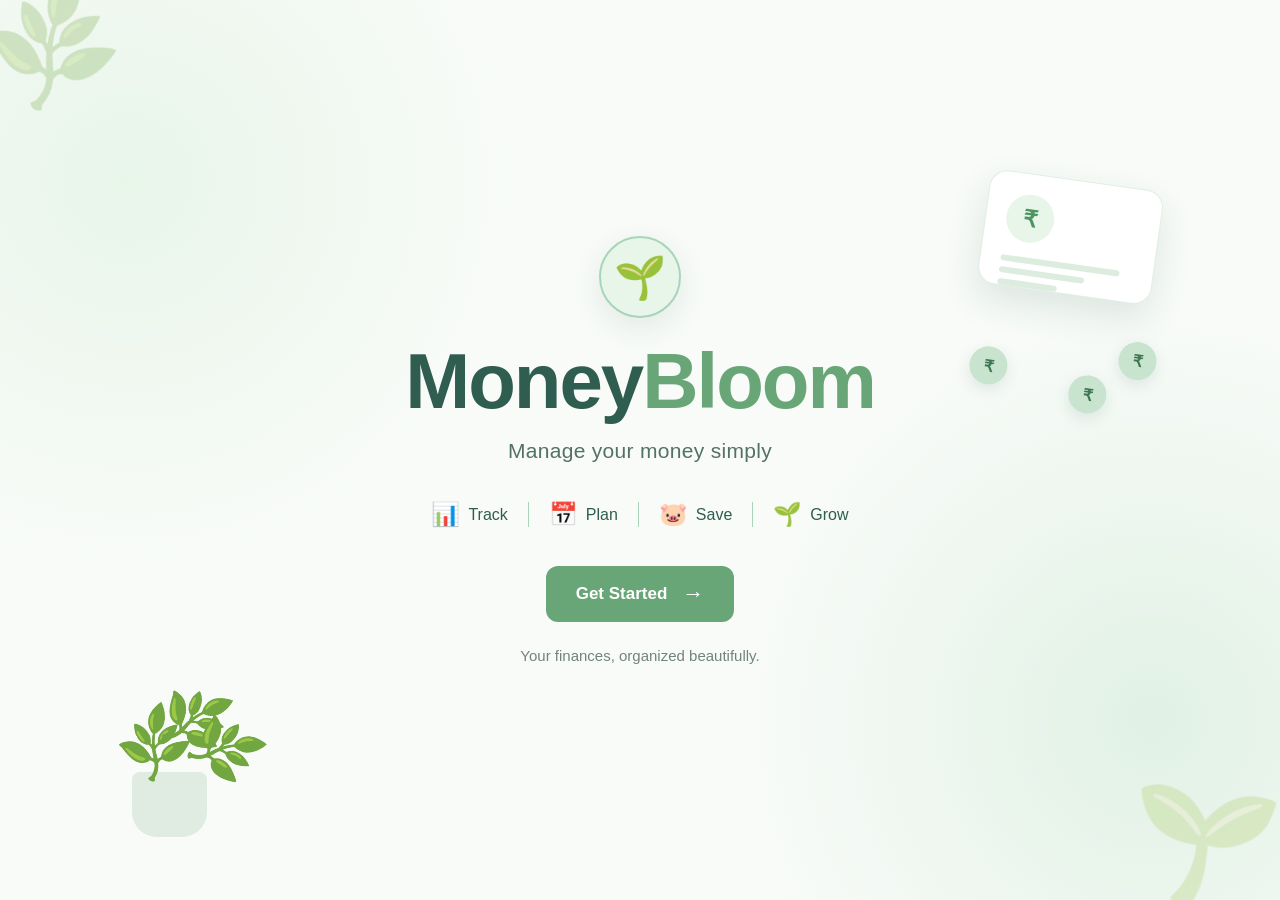
<file: index.html>
<!DOCTYPE html>
<html lang="en">
<head>
    <meta name="google-site-verification" content="Vst8ueUi3nA_wctRfYmHjkjSzG8Ng0qUqyS_VzWKURs" />
    <meta charset="UTF-8">
    <meta name="viewport" content="width=device-width, initial-scale=1.0">

    <title>MoneyBloom | Manage Your Money Simply</title>

    <link rel="stylesheet" href="css/style.css">
    
</head>

<body>

    <!-- ================= COVER PAGE ================= -->
    <main class="cover-page">

        <!-- Decorative leaves -->
        <div class="leaf-decoration leaf-top-left">🌿</div>
        <div class="leaf-decoration leaf-bottom-right">🌱</div>

        <!-- Left decorative plant -->
        <div class="plant-decoration">
            <div class="plant-pot"></div>
            <div class="plant-leaves">
                <span>🌿</span>
                <span>🌿</span>
                <span>🌿</span>
            </div>
        </div>

        <!-- Main Content -->
        <section class="cover-content">

            <!-- Logo -->
            <div class="logo-icon">
                🌱
            </div>

            <h1>
                Money<span>Bloom</span>
            </h1>

            <p class="tagline">
                Manage your money simply
            </p>

            <div class="features">

                <div class="feature">
                    <span>📊</span>
                    <p>Track</p>
                </div>

                <div class="feature-divider"></div>

                <div class="feature">
                    <span>📅</span>
                    <p>Plan</p>
                </div>

                <div class="feature-divider"></div>

                <div class="feature">
                    <span>🐷</span>
                    <p>Save</p>
                </div>

                <div class="feature-divider"></div>

                <div class="feature">
                    <span>🌱</span>
                    <p>Grow</p>
                </div>

            </div>

            <!-- Get Started -->
            <button class="get-started-btn" onclick="goToLogin()">
                Get Started
                <span>→</span>
            </button>

            <p class="bottom-text">
                Your finances, organized beautifully.
            </p>

        </section>

        <!-- Right decorative finance card -->
        <div class="finance-decoration">

            <div class="finance-card">

                <div class="card-icon">
                    ₹
                </div>

                <div class="card-lines">
                    <span></span>
                    <span></span>
                    <span></span>
                </div>

            </div>

            <div class="small-coin coin-one">₹</div>
            <div class="small-coin coin-two">₹</div>
            <div class="small-coin coin-three">₹</div>

        </div>

    </main>


    <!-- ================= JAVASCRIPT ================= -->
    <script>
        function goToLogin() {
            window.location.href = "login.html";
        }
    </script>

</body>
</html>
</file>
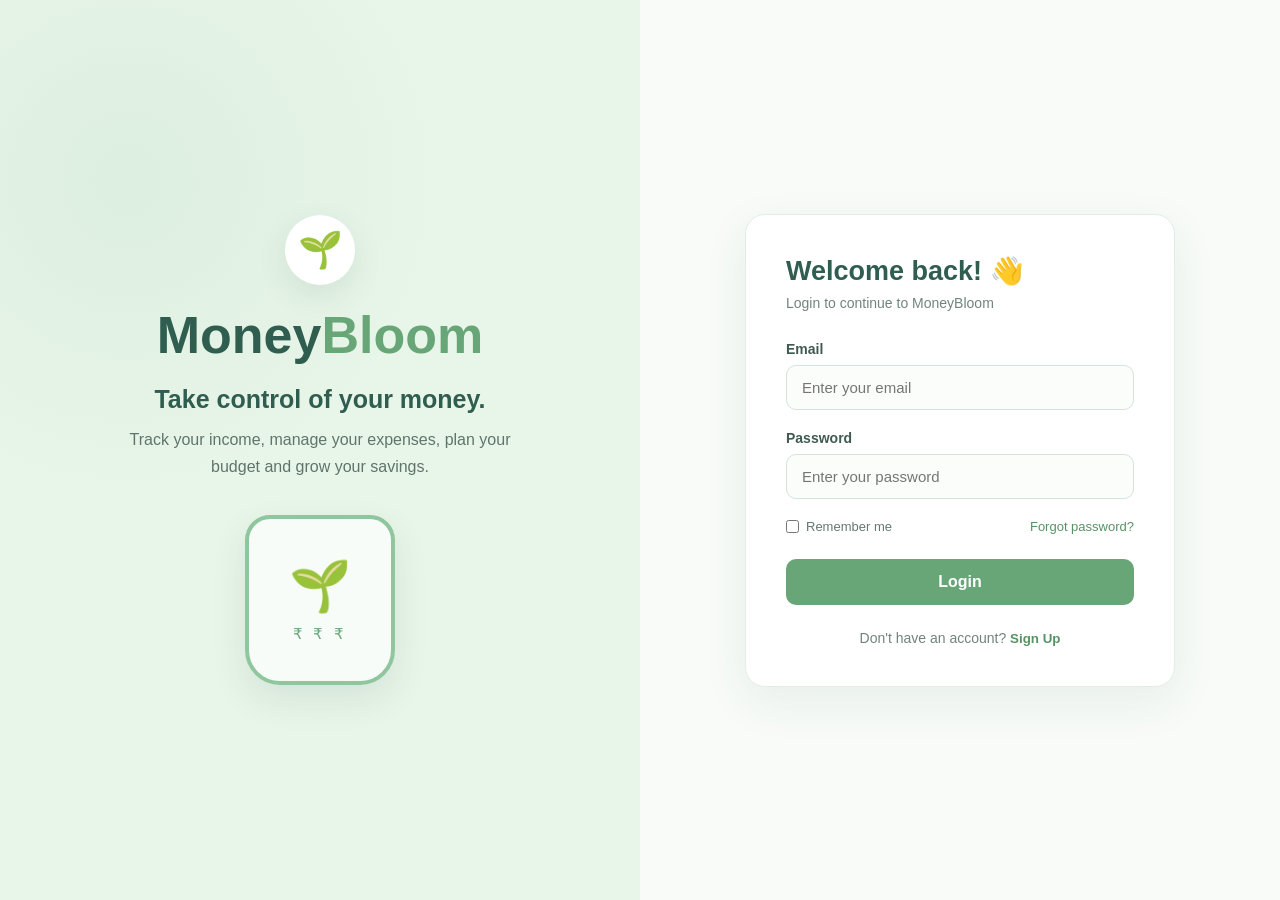
<file: budget-savings.html>
<!DOCTYPE html>
<html lang="en">

<head>

    <meta charset="UTF-8">

    <meta
        name="viewport"
        content="width=device-width, initial-scale=1.0"
    >

    <title>MoneyBloom | Budget & Savings</title>

    <link
        rel="stylesheet"
        href="css/style.css"
    >

</head>


<body data-protected="true">


    <div class="app-layout">


        <!-- ================= SIDEBAR ================= -->

        <aside class="sidebar">


            <div class="sidebar-logo">

                <div class="sidebar-logo-icon">
                    🌱
                </div>

                <div>

                    <h2>
                        MoneyBloom
                    </h2>

                    <span>
                        Manage • Save • Grow
                    </span>

                </div>

            </div>


            <nav class="sidebar-nav">


                <a
                    href="dashboard.html"
                    class="nav-item"
                >

                    <span>🏠</span>
                    <span>Dashboard</span>

                </a>


                <a
                    href="transactions.html"
                    class="nav-item"
                >

                    <span>💸</span>
                    <span>Transactions</span>

                </a>


                <a
                    href="budget-savings.html"
                    class="nav-item active"
                >

                    <span>🌱</span>
                    <span>Budget & Savings</span>

                </a>


                <a
                    href="settings.html"
                    class="nav-item"
                >

                    <span>⚙️</span>
                    <span>Settings</span>

                </a>


            </nav>


            <button
                class="logout-button"
                onclick="logout()"
            >

                <span>🚪</span>
                <span>Logout</span>

            </button>


        </aside>



        <!-- ================= MAIN CONTENT ================= -->

        <main class="main-content">


            <!-- ================= TOP BAR ================= -->

            <header class="topbar">


                <div>

                    <p class="page-label">
                        MoneyBloom
                    </p>

                    <h1>
                        Budget & Savings
                    </h1>

                </div>


                <div class="profile-area">


                    <div class="profile-icon">
                        👤
                    </div>


                    <div class="profile-text">

                        <span>
                            Welcome
                        </span>

                        <strong id="userName">
                            User
                        </strong>

                    </div>


                </div>


            </header>



            <!-- ================= PAGE HEADER ================= -->

            <section class="welcome-section">


                <h2>
                    Plan your money 🎯
                </h2>


                <p>
                    Plan your spending and grow your savings.
                </p>


            </section>



            <!-- =================================================
                 MONTHLY BUDGET
            ================================================== -->

            <section class="budget-section">


                <div class="section-title-row">


                    <div>

                        <h2>
                            🎯 Monthly Budget
                        </h2>

                        <p>
                            Keep track of your monthly spending.
                        </p>

                    </div>


                    <button
                        type="button"
                        class="secondary-button"
                        onclick="editBudget()"
                    >

                        ✏️ Edit Budget

                    </button>


                </div>



                <!-- ================= BUDGET CARD ================= -->

                <div class="budget-card">


                    <div class="budget-top">


                        <div>

                            <span class="small-label">
                                Monthly Budget
                            </span>


                            <h3 id="budgetAmount">
                                ₹10,000.00
                            </h3>

                        </div>


                        <div class="budget-icon">
                            💰
                        </div>


                    </div>



                    <div class="budget-details">


                        <div>

                            <span>
                                Spent
                            </span>

                            <strong id="budgetSpent">
                                ₹0.00
                            </strong>

                        </div>


                        <div>

                            <span>
                                Remaining
                            </span>

                            <strong id="budgetRemaining">
                                ₹10,000.00
                            </strong>

                        </div>


                        <div>

                            <span>
                                Used
                            </span>

                            <strong id="budgetPercentage">
                                0%
                            </strong>

                        </div>


                    </div>



                    <div class="budget-progress-container">


                        <div
                            id="budgetProgress"
                            class="budget-progress-bar"
                        ></div>


                    </div>


                </div>


            </section>



            <!-- =================================================
                 SAVINGS
            ================================================== -->

            <section class="savings-section">


                <div class="section-title-row">


                    <div>

                        <h2>
                            🌱 Savings Goals
                        </h2>

                        <p>
                            Save towards the things that matter to you.
                        </p>

                    </div>


                    <button
                        type="button"
                        class="primary-button"
                        onclick="openSavingsModal()"
                    >

                        + Add Savings Goal

                    </button>


                </div>



                <!-- ================= EMPTY STATE ================= -->

                <div
                    id="savingsEmpty"
                    class="savings-empty"
                >


                    <div class="empty-icon">
                        🌱
                    </div>


                    <h3>
                        No savings goals yet
                    </h3>


                    <p>
                        Create your first savings goal and start growing.
                    </p>


                    <button
                        type="button"
                        class="primary-button"
                        onclick="openSavingsModal()"
                    >

                        + Create Goal

                    </button>


                </div>



                <!-- ================= GOALS ================= -->

                <div
                    id="savingsGoals"
                    class="savings-goals"
                ></div>


            </section>


        </main>


    </div>



    <!-- =================================================
         EDIT BUDGET MODAL
    ================================================== -->

    <div
        id="budgetModal"
        class="modal"
    >


        <div class="modal-content">


            <div class="modal-header">


                <div>

                    <h2>
                        Edit Monthly Budget
                    </h2>

                    <p>
                        Set your monthly spending limit.
                    </p>

                </div>


                <button
                    type="button"
                    class="modal-close"
                    onclick="closeBudgetModal()"
                >

                    ×

                </button>


            </div>



            <form
                onsubmit="event.preventDefault(); saveBudget();"
            >


                <div class="form-group">


                    <label for="budgetInput">
                        Monthly Budget
                    </label>


                    <div class="amount-input">


                        <span>
                            ₹
                        </span>


                        <input
                            type="number"
                            id="budgetInput"
                            placeholder="10000"
                            min="1"
                            step="0.01"
                            required
                        >


                    </div>


                </div>



                <div class="modal-buttons">


                    <button
                        type="button"
                        class="cancel-button"
                        onclick="closeBudgetModal()"
                    >

                        Cancel

                    </button>


                    <button
                        type="submit"
                        class="primary-button"
                    >

                        Save Budget

                    </button>


                </div>


            </form>


        </div>


    </div>



    <!-- =================================================
         SAVINGS GOAL MODAL
    ================================================== -->

    <div
        id="savingsModal"
        class="modal"
    >


        <div class="modal-content">


            <div class="modal-header">


                <div>

                    <h2 id="savingsModalTitle">
                        Add Savings Goal
                    </h2>

                    <p>
                        Set a goal and start saving.
                    </p>

                </div>


                <button
                    type="button"
                    class="modal-close"
                    onclick="closeSavingsModal()"
                >

                    ×

                </button>


            </div>



            <form
                onsubmit="event.preventDefault(); saveSavingsGoal();"
            >


                <!-- GOAL NAME -->

                <div class="form-group">


                    <label for="goalName">
                        Goal Name
                    </label>


                    <input
                        type="text"
                        id="goalName"
                        placeholder="e.g. New Laptop"
                        required
                    >


                </div>



                <!-- TARGET AMOUNT -->

                <div class="form-group">


                    <label for="goalTarget">
                        Target Amount
                    </label>


                    <div class="amount-input">


                        <span>
                            ₹
                        </span>


                        <input
                            type="number"
                            id="goalTarget"
                            placeholder="30000"
                            min="1"
                            step="0.01"
                            required
                        >


                    </div>


                </div>



                <!-- TARGET DATE -->

                <div class="form-group">


                    <label for="goalDate">
                        Target Date
                    </label>


                    <input
                        type="date"
                        id="goalDate"
                        required
                    >


                </div>



                <!-- BUTTONS -->

                <div class="modal-buttons">


                    <button
                        type="button"
                        class="cancel-button"
                        onclick="closeSavingsModal()"
                    >

                        Cancel

                    </button>


                    <button
                        type="submit"
                        id="goalSubmitButton"
                        class="primary-button"
                    >

                        Add Goal

                    </button>


                </div>


            </form>


        </div>


    </div>



    <!-- ================= JAVASCRIPT ================= -->
    <script src="js/api.js"></script>
    <script src="js/app.js"></script>

    <script src="js/budget-savings.js"></script>


</body>

</html>
</file>
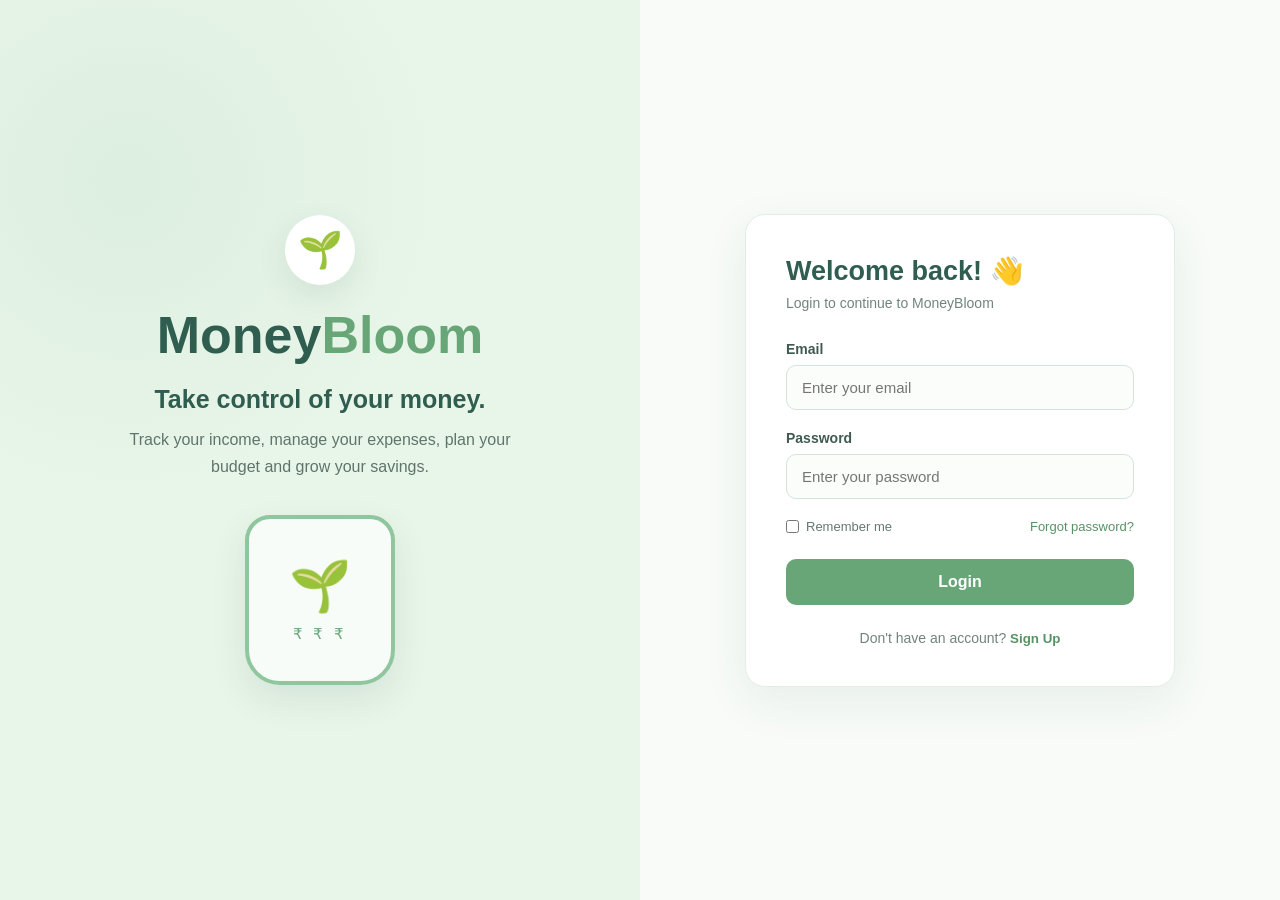
<file: login.html>
<!DOCTYPE html>
<html lang="en">
<head>
    <meta charset="UTF-8">
    <meta name="viewport" content="width=device-width, initial-scale=1.0">

    <title>MoneyBloom | Login</title>

    <link rel="stylesheet" href="css/style.css">
</head>

<body>

    <main class="auth-page">

        <!-- Left Side -->
        <section class="auth-visual">

            <div class="auth-logo">
                🌱
            </div>

            <h1>Money<span>Bloom</span></h1>

            <h2>Take control of your money.</h2>

            <p>
                Track your income, manage your expenses,
                plan your budget and grow your savings.
            </p>

            <div class="auth-illustration">
                <div class="money-jar">
                    🌱
                    <div class="jar-coins">₹ ₹ ₹</div>
                </div>
            </div>

        </section>


        <!-- Right Side -->
        <section class="auth-form-section">

            <div class="auth-card">

                <!-- Login -->
                <div id="loginForm">

                    <div class="form-heading">
                        <h2>Welcome back! 👋</h2>
                        <p>Login to continue to MoneyBloom</p>
                    </div>

                    <form onsubmit="login(event)">

                        <div class="input-group">
                            <label for="loginEmail">Email</label>

                            <input
                                type="email"
                                id="loginEmail"
                                placeholder="Enter your email"
                                required
                            >
                        </div>

                        <div class="input-group">
                            <label for="loginPassword">Password</label>

                            <input
                                type="password"
                                id="loginPassword"
                                placeholder="Enter your password"
                                required
                            >
                        </div>

                        <div class="form-options">

                            <label class="remember-me">
                                <input type="checkbox">
                                <span>Remember me</span>
                            </label>

                            <button
                                type="button"
                                class="forgot-btn"
                                onclick="showForgotPassword()"
                            >
                                Forgot password?
                            </button>

                        </div>

                        <button type="submit" class="auth-button">
                            Login
                        </button>

                    </form>

                    <p class="switch-form">
                        Don't have an account?
                        <button onclick="showSignup()">Sign Up</button>
                    </p>

                </div>


                <!-- Forgot Password -->
                <div id="forgotForm" class="hidden">

                    <div class="form-heading">
                        <h2>Reset Password 🔑</h2>
                        <p>Enter your email and we'll give you a reset code</p>
                    </div>

                    <form onsubmit="forgotPassword(event)">

                        <div class="input-group">
                            <label for="forgotEmail">Email</label>

                            <input
                                type="email"
                                id="forgotEmail"
                                placeholder="Enter your account email"
                                required
                            >
                        </div>

                        <button type="submit" class="auth-button">
                            Send Reset Code
                        </button>

                    </form>

                    <p class="switch-form">
                        Remember your password?
                        <button onclick="showLogin()">Login</button>
                    </p>

                </div>


                <!-- Reset Password -->
                <div id="resetForm" class="hidden">

                    <div class="form-heading">
                        <h2>New Password 🌱</h2>
                        <p>Enter your reset code and choose a new password</p>
                    </div>

                    <form onsubmit="resetPassword(event)">

                        <div class="input-group">
                            <label for="resetCode">Reset Code</label>

                            <input
                                type="text"
                                id="resetCode"
                                placeholder="Paste the reset code"
                                required
                            >
                        </div>

                        <div class="input-group">
                            <label for="resetNewPassword">New Password</label>

                            <input
                                type="password"
                                id="resetNewPassword"
                                placeholder="At least 6 characters"
                                minlength="6"
                                required
                            >
                        </div>

                        <button type="submit" class="auth-button">
                            Set New Password
                        </button>

                    </form>

                    <p class="switch-form">
                        Back to
                        <button onclick="showLogin()">Login</button>
                    </p>

                </div>


                <!-- Sign Up -->
                <div id="signupForm" class="hidden">

                    <div class="form-heading">
                        <h2>Create your account 🌱</h2>
                        <p>Start managing your money simply</p>
                    </div>

                    <form onsubmit="signup(event)">

                        <div class="input-group">
                            <label for="signupName">Name</label>

                            <input
                                type="text"
                                id="signupName"
                                placeholder="Enter your name"
                                required
                            >
                        </div>

                        <div class="input-group">
                            <label for="signupEmail">Email</label>

                            <input
                                type="email"
                                id="signupEmail"
                                placeholder="Enter your email"
                                required
                            >
                        </div>

                        <div class="input-group">
                            <label for="signupPassword">Password</label>

                            <input
                                type="password"
                                id="signupPassword"
                                placeholder="Create a password"
                                minlength="6"
                                required
                            >
                        </div>

                        <button type="submit" class="auth-button">
                            Create Account
                        </button>

                    </form>

                    <p class="switch-form">
                        Already have an account?
                        <button onclick="showLogin()">Login</button>
                    </p>

                </div>

            </div>

        </section>

    </main>


    <div id="messageBox" class="message-box"></div>


    <script src="js/api.js"></script>
    <script src="js/app.js"></script>

    <script>

        /* ---- panel helpers ---- */

        function hideAll() {
            ["loginForm", "signupForm", "forgotForm", "resetForm"].forEach(function (id) {
                document.getElementById(id).classList.add("hidden");
            });
        }

        function showLogin() {
            hideAll();
            document.getElementById("loginForm").classList.remove("hidden");
        }

        function showSignup() {
            hideAll();
            document.getElementById("signupForm").classList.remove("hidden");
        }

        function showForgotPassword() {
            hideAll();
            document.getElementById("forgotForm").classList.remove("hidden");
        }

        function showResetPassword() {
            hideAll();
            document.getElementById("resetForm").classList.remove("hidden");
        }


        /* ---- message box ---- */

        function showMessage(message) {

            const box = document.getElementById("messageBox");

            box.textContent = message;
            box.classList.add("show");

            setTimeout(() => {
                box.classList.remove("show");
            }, 3000);
        }


        /* ---- auth flows ---- */

        async function signup(event) {

            event.preventDefault();

            const name =
                document.getElementById("signupName").value.trim();

            const email =
                document.getElementById("signupEmail").value.trim();

            const password =
                document.getElementById("signupPassword").value;

            try {
                await window.MoneyBloomAPI.register(name, email, password);
                window.location.href = "dashboard.html";
            } catch (error) {
                showMessage(error.message || "Failed to create account.");
            }
        }


        async function login(event) {

            event.preventDefault();

            const email =
                document.getElementById("loginEmail").value.trim();

            const password =
                document.getElementById("loginPassword").value;

            try {
                await window.MoneyBloomAPI.login(email, password);
                window.location.href = "dashboard.html";
            } catch (error) {
                showMessage(error.message || "Incorrect email or password.");
            }
        }


        /* ---- forgot / reset password ---- */

        async function forgotPassword(event) {

            event.preventDefault();

            const email =
                document.getElementById("forgotEmail").value.trim();

            try {
                const res = await fetch(
                    (window.MoneyBloomAPI ? window.MoneyBloomAPI._base || "/api" : "/api") +
                    "/auth/forgot-password",
                    {
                        method: "POST",
                        headers: { "Content-Type": "application/json" },
                        body: JSON.stringify({ email })
                    }
                );

                const data = await res.json();

                if (data.reset_token) {
                    // Pre-fill the code field so the user doesn't have to copy-paste
                    document.getElementById("resetCode").value = data.reset_token;
                    showMessage("Reset code received! Fill in your new password.");
                    showResetPassword();
                } else {
                    showMessage(data.message || "Check your email for the reset code.");
                }

            } catch (error) {
                showMessage("Could not connect to the server. Try again.");
            }
        }


        async function resetPassword(event) {

            event.preventDefault();

            const reset_token =
                document.getElementById("resetCode").value.trim();

            const new_password =
                document.getElementById("resetNewPassword").value;

            try {
                const res = await fetch(
                    (window.MoneyBloomAPI ? window.MoneyBloomAPI._base || "/api" : "/api") +
                    "/auth/reset-password",
                    {
                        method: "POST",
                        headers: { "Content-Type": "application/json" },
                        body: JSON.stringify({ reset_token, new_password })
                    }
                );

                const data = await res.json();

                if (res.ok) {
                    showMessage(data.message || "Password updated! You can now log in.");
                    // Clear the fields and go back to login
                    document.getElementById("resetCode").value = "";
                    document.getElementById("resetNewPassword").value = "";
                    setTimeout(showLogin, 1500);
                } else {
                    showMessage(data.error || "Reset failed. Please try again.");
                }

            } catch (error) {
                showMessage("Could not connect to the server. Try again.");
            }
        }

    </script>

</body>
</html>
</file>
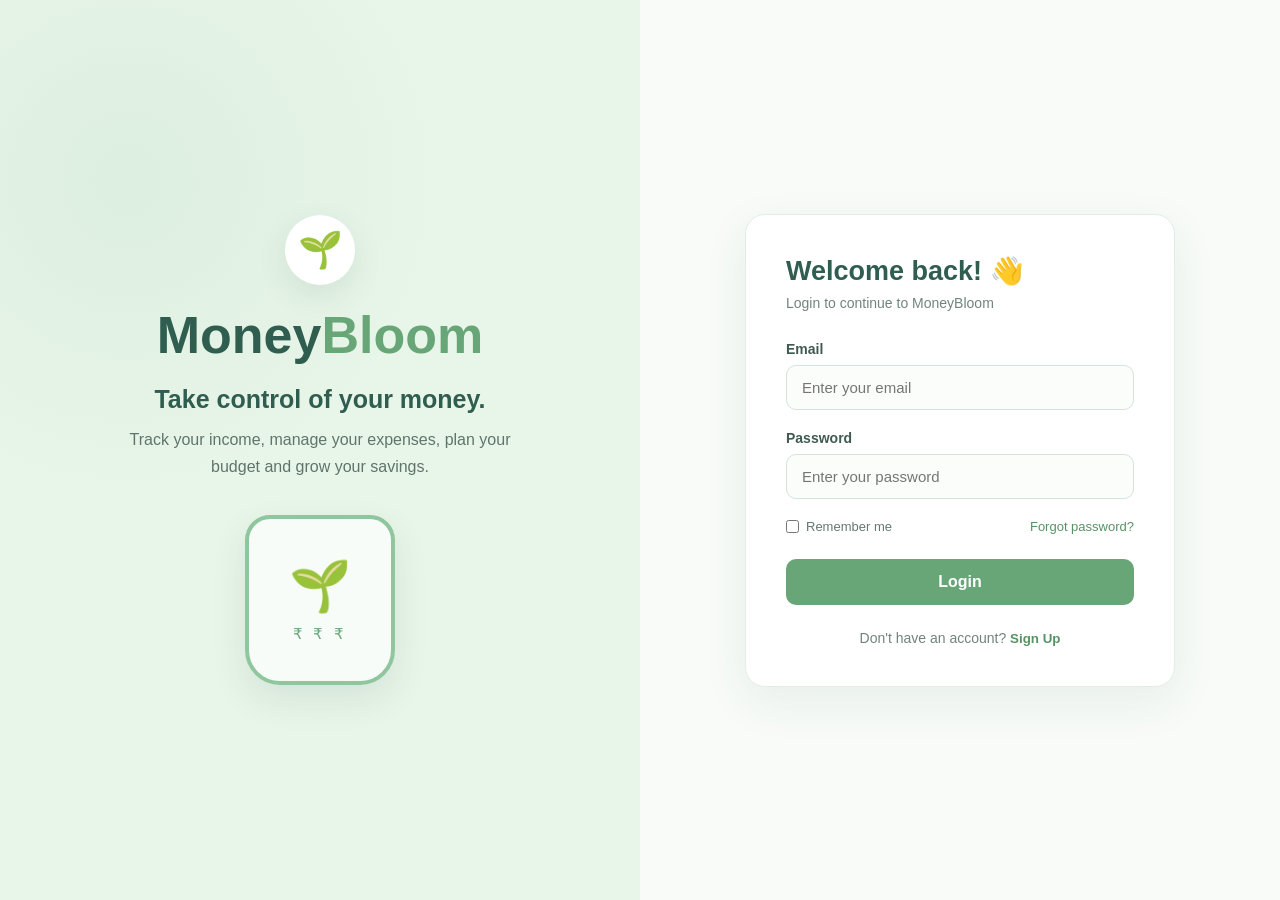
<file: settings.html>
<!DOCTYPE html>
<html lang="en">

<head>

    <meta charset="UTF-8">

    <meta
        name="viewport"
        content="width=device-width, initial-scale=1.0"
    >

    <title>MoneyBloom | Settings</title>

    <link
        rel="stylesheet"
        href="css/style.css"
    >

</head>


<body data-protected="true">

    <div class="app-layout">


        <!-- ================= SIDEBAR ================= -->

        <aside class="sidebar">


            <div class="sidebar-logo">

                <div class="sidebar-logo-icon">
                    🌱
                </div>

                <div>

                    <h2>
                        MoneyBloom
                    </h2>

                    <span>
                        Manage • Save • Grow
                    </span>

                </div>

            </div>



            <nav class="sidebar-nav">


                <a
                    href="dashboard.html"
                    class="nav-item"
                >

                    <span>🏠</span>
                    <span>Dashboard</span>

                </a>



                <a
                    href="transactions.html"
                    class="nav-item"
                >

                    <span>💸</span>
                    <span>Transactions</span>

                </a>



                <a
                    href="budget-savings.html"
                    class="nav-item"
                >

                    <span>🌱</span>
                    <span>Budget & Savings</span>

                </a>



                <a
                    href="settings.html"
                    class="nav-item active"
                >

                    <span>⚙️</span>
                    <span>Settings</span>

                </a>


            </nav>



            <button
                class="logout-button"
                onclick="logout()"
            >

                <span>🚪</span>
                <span>Logout</span>

            </button>


        </aside>



        <!-- ================= MAIN CONTENT ================= -->

        <main class="main-content">


            <!-- ================= TOP BAR ================= -->

            <header class="topbar">


                <div>

                    <p class="page-label">
                        MoneyBloom
                    </p>

                    <h1>
                        Settings
                    </h1>

                </div>



                <div class="profile-area">


                    <div class="profile-icon">
                        👤
                    </div>


                    <div class="profile-text">

                        <span>
                            Welcome
                        </span>

                        <strong id="userName">
                            User
                        </strong>

                    </div>


                </div>


            </header>



            <!-- ================= PAGE INTRO ================= -->

            <section class="welcome-section">

                <h2>
                    Manage your preferences ⚙️
                </h2>

                <p>
                    Customize your MoneyBloom experience.
                </p>

            </section>



            <!-- ================= PROFILE ================= -->

            <section class="settings-section">


                <div class="settings-section-header">

                    <h2>
                        👤 Profile
                    </h2>

                    <p>
                        Manage your personal information.
                    </p>

                </div>



                <div class="settings-card">


                    <div class="settings-field">

                        <label for="profileName">
                            Name
                        </label>

                        <input
                            type="text"
                            id="profileName"
                            placeholder="Enter your name"
                        >

                    </div>



                    <div class="settings-field">

                        <label for="profileEmail">
                            Email
                        </label>

                        <input
                            type="email"
                            id="profileEmail"
                            placeholder="Your email"
                            readonly
                        >

                    </div>



                    <div class="settings-actions">

                        <button
                            type="button"
                            class="primary-button"
                            onclick="saveProfile()"
                        >
                            Save Changes
                        </button>

                    </div>


                </div>


            </section>



            <!-- ================= CURRENCY ================= -->

            <section class="settings-section">


                <div class="settings-section-header">

                    <h2>
                        💰 Currency
                    </h2>

                    <p>
                        Choose the currency used in MoneyBloom.
                    </p>

                </div>



                <div class="settings-card">


                    <div class="settings-field">

                        <label for="currencySelect">
                            Currency
                        </label>


                        <select id="currencySelect">

                            <option value="INR">
                                ₹ Indian Rupee (INR)
                            </option>

                            <option value="USD">
                                $ US Dollar (USD)
                            </option>

                            <option value="EUR">
                                € Euro (EUR)
                            </option>

                            <option value="GBP">
                                £ British Pound (GBP)
                            </option>

                            <option value="JPY">
                                ¥ Japanese Yen (JPY)
                            </option>

                        </select>


                    </div>



                    <div class="settings-actions">

                        <button
                            type="button"
                            class="primary-button"
                            onclick="saveCurrency()"
                        >
                            Save Currency
                        </button>

                    </div>


                </div>


            </section>



            <!-- ================= NOTIFICATIONS ================= -->

            <section class="settings-section">


                <div class="settings-section-header">

                    <h2>
                        🔔 Notifications
                    </h2>

                    <p>
                        Choose which financial reminders you want.
                    </p>

                </div>



                <div class="settings-card">


                    <div class="setting-toggle">


                        <div>

                            <h3>
                                Budget reminders
                            </h3>

                            <p>
                                Get reminders when your spending approaches your budget.
                            </p>

                        </div>


                        <label class="switch">

                            <input
                                type="checkbox"
                                id="budgetNotifications"
                            >

                            <span class="slider"></span>

                        </label>


                    </div>



                    <div class="setting-toggle">


                        <div>

                            <h3>
                                Savings reminders
                            </h3>

                            <p>
                                Receive reminders about your savings goals.
                            </p>

                        </div>


                        <label class="switch">

                            <input
                                type="checkbox"
                                id="savingsNotifications"
                            >

                            <span class="slider"></span>

                        </label>


                    </div>


                </div>


            </section>



            <!-- ================= ACCOUNT ================= -->

            <section class="settings-section">


                <div class="settings-section-header">

                    <h2>
                        🔐 Account
                    </h2>

                    <p>
                        Manage your MoneyBloom account.
                    </p>

                </div>



                <div class="settings-card">


                    <button
                        type="button"
                        class="settings-danger-button"
                        onclick="logout()"
                    >

                        🚪 Logout

                    </button>


                </div>


            </section>



            <!-- ================= DANGER ZONE ================= -->

            <section class="settings-section danger-section">


                <div class="settings-section-header">

                    <h2>
                        ⚠️ Danger Zone
                    </h2>

                    <p>
                        Permanently remove your financial data.
                    </p>

                </div>



                <div class="settings-card danger-card">


                    <div>

                        <h3>
                            Clear all financial data
                        </h3>

                        <p>
                            This will delete your transactions,
                            budget and savings goals.
                        </p>

                    </div>



                    <button
                        type="button"
                        class="clear-data-button"
                        onclick="clearAllData()"
                    >

                        Clear Data

                    </button>


                </div>


            </section>


        </main>


    </div>



    <!-- ================= JAVASCRIPT ================= -->
    <script src="js/api.js"></script>
    <script src="js/app.js"></script>

    <script src="js/settings.js"></script>


</body>

</html>
</file>
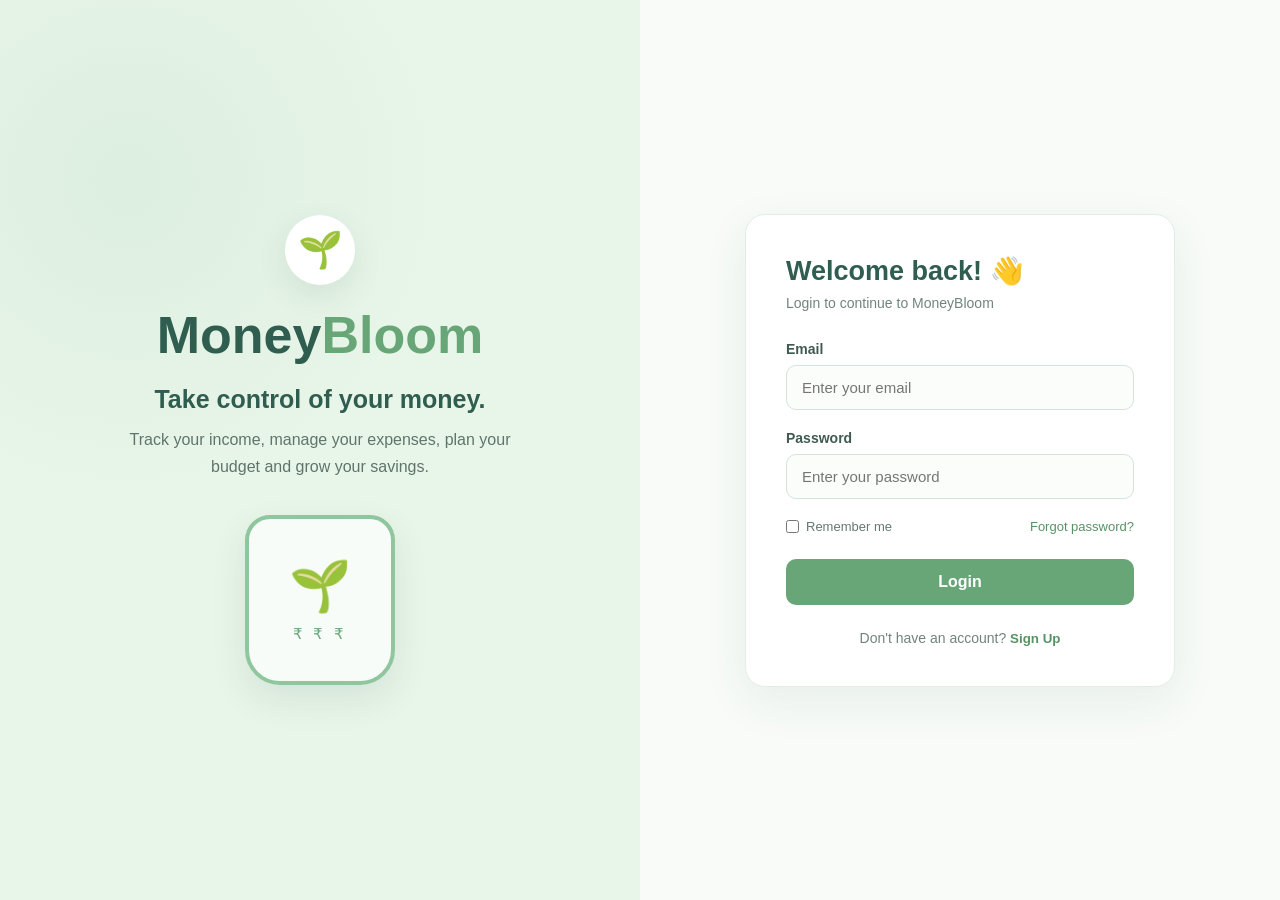
<file: transactions.html>
<!DOCTYPE html>
<html lang="en">
<head>
    <meta charset="UTF-8">
    <meta name="viewport" content="width=device-width, initial-scale=1.0">

    <title>MoneyBloom | Transactions</title>

    <link rel="stylesheet" href="css/style.css">
</head>

<body data-protected="true">

<div class="app-layout">

    <!-- SIDEBAR -->
    <aside class="sidebar">

        <div class="sidebar-logo">
            <div class="sidebar-logo-icon">🌱</div>

            <div>
                <h2>MoneyBloom</h2>
                <span>Manage • Save • Grow</span>
            </div>
        </div>

        <nav class="sidebar-nav">

            <a href="dashboard.html" class="nav-item">
                <span>🏠</span>
                <span>Dashboard</span>
            </a>

            <a href="transactions.html" class="nav-item active">
                <span>💸</span>
                <span>Transactions</span>
            </a>

            <a href="budget-savings.html" class="nav-item">
                <span>🌱</span>
                <span>Budget & Savings</span>
            </a>

            <a href="settings.html" class="nav-item">
                <span>⚙️</span>
                <span>Settings</span>
            </a>

        </nav>

        <button class="logout-button" onclick="logout()">
            <span>🚪</span>
            <span>Logout</span>
        </button>

    </aside>


    <!-- MAIN CONTENT -->
    <main class="main-content">

        <header class="topbar">

            <div>
                <p class="page-label">MoneyBloom</p>
                <h1>Transactions</h1>
            </div>

            <div class="profile-area">

                <div class="profile-icon">
                    👤
                </div>

                <div class="profile-text">
                    <span>Welcome</span>
                    <strong id="userName">User</strong>
                </div>

            </div>

        </header>


        <!-- PAGE INTRO -->

        <section class="welcome-section">

            <h2>Manage your money 💰</h2>

            <p>
                Add and keep track of your income and expenses.
            </p>

        </section>


        <!-- ACTION BUTTONS -->

        <section class="transaction-actions">

            <button
                class="transaction-action expense-action"
                onclick="openTransactionModal('expense')"
            >
                <span>💸</span>
                <div>
                    <strong>Add Expense</strong>
                    <small>Record money spent</small>
                </div>
            </button>


            <button
                class="transaction-action income-action"
                onclick="openTransactionModal('income')"
            >
                <span>📈</span>
                <div>
                    <strong>Add Income</strong>
                    <small>Record money received</small>
                </div>
            </button>

        </section>


        <!-- TRANSACTION LIST -->

        <section class="transaction-card">

            <div class="transaction-card-header">

                <div>
                    <h2>All Transactions</h2>

                    <p>
                        Your income and expenses
                    </p>
                </div>

                <div class="transaction-header-actions">
                    <span
                        id="transactionCount"
                        class="transaction-count"
                    >
                        0 transactions
                    </span>
                    <button type="button" class="export-transactions-btn" onclick="exportTransactions()">
                        ⬇️ Export
                    </button>
                </div>

            </div>


            <!-- SEARCH & FILTER -->

            <div class="transaction-controls">

                <div class="search-box">

                    <span>🔍</span>

                    <input
                        type="text"
                        id="searchTransaction"
                        placeholder="Search transactions..."
                    >

                </div>


                <select id="transactionFilter">

                    <option value="all">
                        All Transactions
                    </option>

                    <option value="income">
                        Income
                    </option>

                    <option value="expense">
                        Expenses
                    </option>

                </select>

            </div>


            <!-- LIST -->

            <div
                id="transactionList"
                class="transaction-list"
            ></div>


            <!-- EMPTY STATE -->

            <div
                id="emptyTransactions"
                class="empty-transactions"
            >

                <div class="empty-icon">
                    🌱
                </div>

                <h3>No transactions yet</h3>

                <p>
                    Add your first income or expense to get started.
                </p>

            </div>

        </section>

    </main>

</div>


<!-- ================= TRANSACTION MODAL ================= -->

<div
    id="transactionModal"
    class="modal-overlay hidden"
>

    <div class="transaction-modal">

        <button
            class="modal-close"
            onclick="closeTransactionModal()"
        >
            ×
        </button>


        <div class="modal-title">

            <div
                id="modalIcon"
                class="modal-icon"
            >
                💸
            </div>

            <div>
                <h2 id="modalTitle">
                    Add Expense
                </h2>

                <p id="modalDescription">
                    Record a new expense.
                </p>
            </div>

        </div>


        <form
            id="transactionForm"
            onsubmit="saveTransaction(event)"
        >

            <!-- ITEM -->

            <div class="form-group">

                <label for="transactionItem">
                    Item
                </label>

                <input
                    type="text"
                    id="transactionItem"
                    placeholder="Enter item name"
                    required
                >

            </div>


            <!-- CATEGORY -->

            <div class="form-group">

                <label for="transactionCategory">
                    Category
                </label>

                <select
                    id="transactionCategory"
                    required
                >

                    <option value="">
                        Select category
                    </option>

                    <option value="Food">
                        Food
                    </option>

                    <option value="Transport">
                        Transport
                    </option>

                    <option value="Shopping">
                        Shopping
                    </option>

                    <option value="Bills">
                        Bills
                    </option>

                    <option value="Education">
                        Education
                    </option>

                    <option value="Entertainment">
                        Entertainment
                    </option>

                    <option value="Salary">
                        Salary
                    </option>

                    <option value="Freelance">
                        Freelance
                    </option>

                    <option value="Business">
                        Business
                    </option>

                    <option value="Gift">
                        Gift
                    </option>

                    <option value="Other">
                        Other
                    </option>

                </select>

            </div>


            <!-- AMOUNT -->

            <div class="form-group">

                <label for="transactionAmount">
                    Amount
                </label>

                <div class="amount-input">

                    <span id="currencySymbol">
                        ₹
                    </span>

                    <input
                        type="number"
                        id="transactionAmount"
                        placeholder="0.00"
                        min="0.01"
                        step="0.01"
                        required
                    >

                </div>

            </div>


            <!-- DATE -->

            <div class="form-group">

                <label for="transactionDate">
                    Date
                </label>

                <input
                    type="date"
                    id="transactionDate"
                    required
                >

            </div>


            <!-- NOTE -->

            <div class="form-group">

                <label for="transactionNote">
                    Note
                </label>

                <textarea
                    id="transactionNote"
                    rows="3"
                    placeholder="Add a note (optional)"
                ></textarea>

            </div>


            <div class="modal-buttons">

                <button
                    type="button"
                    class="cancel-button"
                    onclick="closeTransactionModal()"
                >
                    Cancel
                </button>

                <button
                    type="submit"
                    id="saveTransactionButton"
                    class="save-transaction-button"
                >
                    Add Expense
                </button>

            </div>

        </form>

    </div>

</div>


<script src="js/api.js"></script>
<script src="js/app.js"></script>
<script src="js/transactions.js"></script>

</body>
</html>
</file>
<file: css/style.css>
/* =====================================================
   MONEYBLOOM
   COMMON STYLESHEET
   ===================================================== */


/* ================= BASIC RESET ================= */

* {
    margin: 0;
    padding: 0;
    box-sizing: border-box;
}

html {
    scroll-behavior: smooth;
}

body {
    font-family: Arial, Helvetica, sans-serif;
    background: #f8fbf8;
    color: #26332e;
}


/* ================= COVER PAGE ================= */

.cover-page {
    min-height: 100vh;
    width: 100%;
    position: relative;
    overflow: hidden;

    display: flex;
    align-items: center;
    justify-content: center;

    background:
        radial-gradient(
            circle at 10% 20%,
            #e8f5e9 0%,
            transparent 28%
        ),
        radial-gradient(
            circle at 90% 80%,
            #e1f1e5 0%,
            transparent 30%
        ),
        #f8fbf8;
}


/* ================= MAIN CONTENT ================= */

.cover-content {
    position: relative;
    z-index: 5;

    text-align: center;

    max-width: 700px;
    padding: 40px 25px;
}


/* ================= LOGO ================= */

.logo-icon {
    width: 82px;
    height: 82px;

    margin: 0 auto 18px;

    display: flex;
    align-items: center;
    justify-content: center;

    background: #e8f5e9;

    border: 2px solid #a8d5ba;

    border-radius: 50%;

    font-size: 42px;

    box-shadow: 0 10px 30px rgba(47, 93, 80, 0.10);

    animation: floatLogo 3s ease-in-out infinite;
}


/* ================= TITLE ================= */

.cover-content h1 {
    font-size: clamp(48px, 7vw, 78px);

    font-weight: 700;

    letter-spacing: -2px;

    color: #2f5d50;
}

.cover-content h1 span {
    color: #68a678;
}


/* ================= TAGLINE ================= */

.tagline {
    margin-top: 12px;

    font-size: 21px;

    color: #547166;

    letter-spacing: 0.3px;
}


/* ================= FEATURES ================= */

.features {
    margin: 38px auto;

    display: flex;

    align-items: center;

    justify-content: center;

    gap: 20px;
}

.feature {
    display: flex;

    align-items: center;

    gap: 8px;

    color: #2f5d50;

    font-size: 16px;
}

.feature span {
    font-size: 23px;
}

.feature p {
    font-weight: 500;
}

.feature-divider {
    width: 1px;
    height: 25px;

    background: #a8d5ba;
}


/* ================= GET STARTED BUTTON ================= */

.get-started-btn {
    border: none;

    padding: 15px 30px;

    min-width: 180px;

    border-radius: 12px;

    background: #68a678;

    color: white;

    font-size: 17px;

    font-weight: 600;

    cursor: pointer;

    display: inline-flex;

    align-items: center;

    justify-content: center;

    gap: 15px;

    transition:
        transform 0.25s ease,
        box-shadow 0.25s ease,
        background 0.25s ease;
}

.get-started-btn span {
    font-size: 22px;

    transition: transform 0.25s ease;
}

.get-started-btn:hover {
    background: #579267;

    transform: translateY(-3px);

    box-shadow: 0 12px 25px rgba(47, 93, 80, 0.18);
}

.get-started-btn:hover span {
    transform: translateX(5px);
}


/* ================= BOTTOM TEXT ================= */

.bottom-text {
    margin-top: 25px;

    font-size: 15px;

    color: #71847c;
}


/* ================= DECORATIVE LEAVES ================= */

.leaf-decoration {
    position: absolute;

    font-size: 100px;

    opacity: 0.22;

    pointer-events: none;
}

.leaf-top-left {
    top: -15px;
    left: -10px;

    transform: rotate(-25deg);
}

.leaf-bottom-right {
    bottom: -10px;
    right: 10px;

    font-size: 120px;

    transform: rotate(20deg);
}


/* ================= PLANT DECORATION ================= */

.plant-decoration {
    position: absolute;

    left: 7%;
    bottom: 7%;

    width: 160px;
    height: 190px;

    opacity: 0.85;
}

.plant-pot {
    position: absolute;

    bottom: 0;
    left: 42px;

    width: 75px;
    height: 65px;

    background: #dce9df;

    border-radius: 8px 8px 25px 25px;
}

.plant-leaves {
    position: absolute;

    bottom: 55px;
    left: 25px;

    font-size: 55px;
}

.plant-leaves span {
    position: absolute;
}

.plant-leaves span:nth-child(1) {
    left: 5px;
    bottom: 5px;

    transform: rotate(-35deg);
}

.plant-leaves span:nth-child(2) {
    left: 45px;
    bottom: 30px;

    transform: rotate(20deg);
}

.plant-leaves span:nth-child(3) {
    left: 75px;
    bottom: 0;

    transform: rotate(40deg);
}


/* ================= FINANCE DECORATION ================= */

.finance-decoration {
    position: absolute;

    right: 9%;
    top: 20%;

    width: 190px;
    height: 230px;

    transform: rotate(8deg);
}

.finance-card {
    width: 175px;
    height: 115px;

    padding: 20px;

    background: white;

    border-radius: 18px;

    box-shadow: 0 15px 35px rgba(47, 93, 80, 0.13);

    border: 1px solid #e1eee4;
}

.card-icon {
    width: 48px;
    height: 48px;

    display: flex;

    align-items: center;
    justify-content: center;

    border-radius: 50%;

    background: #e8f5e9;

    color: #4e9561;

    font-size: 23px;

    font-weight: bold;
}

.card-lines {
    margin-top: 15px;

    display: flex;

    flex-direction: column;

    gap: 6px;
}

.card-lines span {
    height: 6px;

    border-radius: 10px;

    background: #dcecdf;
}

.card-lines span:nth-child(1) {
    width: 90%;
}

.card-lines span:nth-child(2) {
    width: 65%;
}

.card-lines span:nth-child(3) {
    width: 45%;
}


/* ================= COINS ================= */

.small-coin {
    position: absolute;

    width: 38px;
    height: 38px;

    display: flex;

    align-items: center;
    justify-content: center;

    border-radius: 50%;

    background: #c8e4ce;

    color: #3d7650;

    font-weight: bold;

    box-shadow: 0 5px 15px rgba(47, 93, 80, 0.12);
}

.coin-one {
    right: 0;
    bottom: 40px;
}

.coin-two {
    left: 5px;
    bottom: 15px;
}

.coin-three {
    right: 45px;
    bottom: 0;
}


/* ================= ANIMATION ================= */

@keyframes floatLogo {

    0%,
    100% {
        transform: translateY(0);
    }

    50% {
        transform: translateY(-7px);
    }
}


/* ================= MOBILE ================= */

@media (max-width: 768px) {

    .cover-content {
        padding: 35px 20px;
    }

    .cover-content h1 {
        letter-spacing: -1px;
    }

    .tagline {
        font-size: 18px;
    }

    .features {
        gap: 12px;

        flex-wrap: wrap;

        margin: 30px auto;
    }

    .feature-divider {
        display: none;
    }

    .plant-decoration {
        left: -35px;
        bottom: -20px;

        transform: scale(0.7);
    }

    .finance-decoration {
        right: -50px;
        top: 8%;

        transform: scale(0.65) rotate(8deg);
    }

    .leaf-decoration {
        font-size: 70px;
    }

    .leaf-bottom-right {
        font-size: 80px;
    }
}


@media (max-width: 480px) {

    .logo-icon {
        width: 70px;
        height: 70px;

        font-size: 35px;
    }

    .cover-content h1 {
        font-size: 46px;
    }

    .tagline {
        font-size: 17px;
    }

    .features {
        margin: 25px auto;
    }

    .feature {
        font-size: 14px;
    }

    .feature span {
        font-size: 20px;
    }

    .get-started-btn {
        width: 100%;
        max-width: 250px;
    }
}


/* =====================================================
   AUTH / LOGIN PAGE
   ===================================================== */

.auth-page {
    min-height: 100vh;

    display: grid;
    grid-template-columns: 1fr 1fr;

    background: #f8fbf8;
}


/* ================= LEFT VISUAL ================= */

.auth-visual {
    min-height: 100vh;

    padding: 60px;

    display: flex;
    flex-direction: column;
    justify-content: center;
    align-items: center;

    text-align: center;

    background:
        radial-gradient(
            circle at 20% 20%,
            #dcefe0,
            transparent 35%
        ),
        #e8f5e9;
}

.auth-logo {
    width: 70px;
    height: 70px;

    display: flex;
    align-items: center;
    justify-content: center;

    border-radius: 50%;

    background: white;

    font-size: 36px;

    box-shadow:
        0 10px 30px rgba(47, 93, 80, 0.10);
}

.auth-visual h1 {
    margin-top: 20px;

    font-size: 52px;

    color: #2f5d50;
}

.auth-visual h1 span {
    color: #68a678;
}

.auth-visual h2 {
    margin-top: 20px;

    font-size: 25px;

    color: #2f5d50;
}

.auth-visual > p {
    max-width: 430px;

    margin-top: 12px;

    line-height: 1.7;

    color: #5f756b;
}


/* ================= ILLUSTRATION ================= */

.auth-illustration {
    margin-top: 35px;
}

.money-jar {
    width: 150px;
    height: 170px;

    display: flex;
    flex-direction: column;
    align-items: center;
    justify-content: center;

    border: 4px solid #8fc69d;

    border-radius: 25px 25px 35px 35px;

    background: rgba(255, 255, 255, 0.7);

    font-size: 50px;

    box-shadow:
        0 15px 35px rgba(47, 93, 80, 0.10);
}

.jar-coins {
    margin-top: 10px;

    font-size: 15px;

    color: #68a678;

    letter-spacing: 3px;
}


/* ================= FORM SIDE ================= */

.auth-form-section {
    min-height: 100vh;

    display: flex;
    align-items: center;
    justify-content: center;

    padding: 40px;
}

.auth-card {
    width: 100%;
    max-width: 430px;

    padding: 40px;

    background: white;

    border: 1px solid #e2eee5;

    border-radius: 20px;

    box-shadow:
        0 15px 45px rgba(47, 93, 80, 0.08);
}


/* ================= FORM HEADING ================= */

.form-heading {
    margin-bottom: 30px;
}

.form-heading h2 {
    font-size: 27px;

    color: #2f5d50;
}

.form-heading p {
    margin-top: 8px;

    font-size: 14px;

    color: #71847c;
}


/* ================= INPUTS ================= */

.input-group {
    margin-bottom: 20px;
}

.input-group label {
    display: block;

    margin-bottom: 8px;

    font-size: 14px;

    font-weight: 600;

    color: #405a50;
}

.input-group input {
    width: 100%;

    padding: 13px 15px;

    border: 1px solid #d5e4d9;

    border-radius: 10px;

    outline: none;

    font-size: 15px;

    color: #26332e;

    background: #fbfdfb;

    transition:
        border-color 0.2s ease,
        box-shadow 0.2s ease;
}

.input-group input:focus {
    border-color: #8fc69d;

    box-shadow:
        0 0 0 3px rgba(143, 198, 157, 0.15);
}


/* ================= FORM OPTIONS ================= */

.form-options {
    display: flex;

    justify-content: space-between;

    align-items: center;

    margin: 5px 0 25px;

    font-size: 13px;
}

.remember-me {
    display: flex;

    align-items: center;

    gap: 7px;

    color: #65786f;

    cursor: pointer;
}

.remember-me input {
    accent-color: #68a678;
}

.forgot-btn {
    border: none;

    background: none;

    color: #579267;

    cursor: pointer;

    font-size: 13px;
}


/* ================= AUTH BUTTON ================= */

.auth-button {
    width: 100%;

    padding: 14px;

    border: none;

    border-radius: 10px;

    background: #68a678;

    color: white;

    font-size: 16px;

    font-weight: 600;

    cursor: pointer;

    transition:
        transform 0.2s ease,
        box-shadow 0.2s ease,
        background 0.2s ease;
}

.auth-button:hover {
    background: #579267;

    transform: translateY(-2px);

    box-shadow:
        0 8px 20px rgba(47, 93, 80, 0.15);
}


/* ================= SWITCH LOGIN/SIGNUP ================= */

.switch-form {
    margin-top: 25px;

    text-align: center;

    font-size: 14px;

    color: #71847c;
}

.switch-form button {
    border: none;

    background: none;

    color: #579267;

    font-weight: 600;

    cursor: pointer;
}


/* ================= HIDDEN ================= */

.hidden {
    display: none;
}


/* ================= MESSAGE ================= */

.message-box {
    position: fixed;

    top: 25px;
    right: 25px;

    padding: 14px 20px;

    max-width: 320px;

    border-radius: 10px;

    background: #2f5d50;

    color: white;

    font-size: 14px;

    box-shadow:
        0 10px 25px rgba(47, 93, 80, 0.20);

    opacity: 0;

    transform: translateY(-15px);

    pointer-events: none;

    transition:
        opacity 0.3s ease,
        transform 0.3s ease;
}

.message-box.show {
    opacity: 1;

    transform: translateY(0);
}


/* ================= AUTH RESPONSIVE ================= */

@media (max-width: 850px) {

    .auth-page {
        grid-template-columns: 1fr;
    }

    .auth-visual {
        min-height: auto;

        padding: 45px 25px;
    }

    .auth-visual h1 {
        font-size: 42px;
    }

    .auth-visual h2 {
        font-size: 21px;
    }

    .auth-illustration {
        margin-top: 25px;
    }

    .money-jar {
        width: 110px;
        height: 125px;

        font-size: 38px;
    }

    .auth-form-section {
        min-height: auto;

        padding: 30px 20px 50px;
    }
}


@media (max-width: 480px) {

    .auth-card {
        padding: 28px 22px;
    }

    .form-heading h2 {
        font-size: 23px;
    }

    .form-options {
        flex-direction: column;

        align-items: flex-start;

        gap: 12px;
    }
}


/* =====================================================
   MONEYBLOOM APPLICATION LAYOUT
   ===================================================== */


/* ================= APP LAYOUT ================= */

.app-layout {
    min-height: 100vh;

    display: flex;

    background: #f8fbf8;
}


/* ================= SIDEBAR ================= */

.sidebar {
    width: 250px;

    min-height: 100vh;

    padding: 28px 18px;

    display: flex;

    flex-direction: column;

    background: #ffffff;

    border-right: 1px solid #e2eee5;

    position: fixed;

    left: 0;
    top: 0;
    bottom: 0;
}


/* ================= SIDEBAR LOGO ================= */

.sidebar-logo {
    display: flex;

    align-items: center;

    gap: 12px;

    padding: 8px 10px 30px;
}

.sidebar-logo-icon {
    width: 45px;
    height: 45px;

    display: flex;

    align-items: center;
    justify-content: center;

    background: #e8f5e9;

    border-radius: 13px;

    font-size: 25px;
}

.sidebar-logo h2 {
    font-size: 20px;

    color: #2f5d50;
}

.sidebar-logo span {
    display: block;

    margin-top: 3px;

    font-size: 10px;

    color: #7a8d84;
}


/* ================= NAVIGATION ================= */

.sidebar-nav {
    display: flex;

    flex-direction: column;

    gap: 7px;
}

.nav-item {
    display: flex;

    align-items: center;

    gap: 13px;

    padding: 12px 14px;

    border-radius: 10px;

    color: #61766c;

    text-decoration: none;

    font-size: 14px;

    transition:
        background 0.2s ease,
        color 0.2s ease,
        transform 0.2s ease;
}

.nav-item:hover {
    background: #f0f8f2;

    color: #2f5d50;

    transform: translateX(3px);
}

.nav-item.active {
    background: #e8f5e9;

    color: #2f5d50;

    font-weight: 600;
}

.nav-item span:first-child {
    font-size: 19px;
}


/* ================= LOGOUT ================= */

.logout-button {
    margin-top: auto;

    width: 100%;

    padding: 12px 14px;

    display: flex;

    align-items: center;

    gap: 13px;

    border: none;

    border-radius: 10px;

    background: transparent;

    color: #71847c;

    font-size: 14px;

    cursor: pointer;

    text-align: left;

    transition:
        background 0.2s ease,
        color 0.2s ease;
}

.logout-button:hover {
    background: #fdf0f0;

    color: #a85c5c;
}


/* ================= MAIN CONTENT ================= */

.main-content {
    width: calc(100% - 250px);

    margin-left: 250px;

    padding: 30px 38px 45px;

    min-height: 100vh;
}


/* ================= TOPBAR ================= */

.topbar {
    display: flex;

    align-items: center;

    justify-content: space-between;

    margin-bottom: 28px;
}

.page-label {
    margin-bottom: 3px;

    font-size: 12px;

    color: #82a18f;

    text-transform: uppercase;

    letter-spacing: 1px;
}

.topbar h1 {
    font-size: 28px;

    color: #2f5d50;
}

.profile-area {
    display: flex;

    align-items: center;

    gap: 10px;
}

.profile-icon {
    width: 42px;
    height: 42px;

    display: flex;

    align-items: center;
    justify-content: center;

    background: #e8f5e9;

    border-radius: 50%;

    font-size: 19px;
}

.profile-text {
    display: flex;

    flex-direction: column;

    gap: 2px;
}

.profile-text span {
    font-size: 11px;

    color: #82928b;
}

.profile-text strong {
    font-size: 14px;

    color: #2f5d50;
}


/* ================= WELCOME ================= */

.welcome-section {
    margin-bottom: 22px;
}

.welcome-section h2 {
    font-size: 22px;

    color: #263f35;
}

.welcome-section p {
    margin-top: 5px;

    font-size: 14px;

    color: #71847c;
}


/* ================= SUMMARY CARDS ================= */

.summary-cards {
    display: grid;

    grid-template-columns:
        repeat(4, minmax(0, 1fr));

    gap: 16px;

    margin-bottom: 20px;
}

.summary-card {
    min-height: 125px;

    padding: 20px;

    display: flex;

    align-items: center;

    gap: 15px;

    background: #ffffff;

    border: 1px solid #e2eee5;

    border-radius: 15px;

    box-shadow:
        0 5px 18px rgba(47, 93, 80, 0.04);

    transition:
        transform 0.25s ease,
        box-shadow 0.25s ease;
}

.summary-card:hover {
    transform: translateY(-5px);

    box-shadow:
        0 14px 30px rgba(47, 93, 80, 0.10);
}

.summary-card:hover .summary-icon {
    transform: scale(1.08);
}

.summary-icon {
    width: 48px;
    height: 48px;

    flex-shrink: 0;

    display: flex;

    align-items: center;
    justify-content: center;

    border-radius: 12px;

    font-size: 23px;

    transition: transform 0.25s ease;
}

.balance-icon {
    background: #edf7ef;
}

.income-icon {
    background: #e8f5e9;
}

.expense-icon {
    background: #f7eeee;
}

.savings-icon {
    background: #eaf6ee;
}

.summary-card p {
    margin-bottom: 5px;

    font-size: 13px;

    color: #788a82;
}

.summary-card h3 {
    font-size: 22px;

    color: #2f5d50;
}


/* ================= LOWER DASHBOARD ================= */

.dashboard-lower {
    display: grid;

    grid-template-columns: 1fr 1fr;

    gap: 20px;

    align-items: stretch;
}


/* ================= DASHBOARD CARD ================= */

.dashboard-card {
    padding: 22px;

    background: #ffffff;

    border: 1px solid #e2eee5;

    border-radius: 15px;

    box-shadow:
        0 5px 18px rgba(47, 93, 80, 0.04);
}


/* ================= GRAPH ================= */

.graph-card {
    min-height: 420px;
}

.card-heading {
    display: flex;

    align-items: center;

    justify-content: space-between;

    margin-bottom: 15px;
}

.card-heading h2 {
    font-size: 17px;

    color: #2f5d50;
}

.card-heading p {
    margin-top: 4px;

    font-size: 12px;

    color: #82928b;
}

.chart-container {
    position: relative;

    height: 330px;

    width: 100%;
}

.chart-container canvas {
    max-width: 100%;
}

.empty-chart-message {
    position: absolute;

    left: 50%;
    top: 50%;

    transform: translate(-50%, -50%);

    width: 80%;

    text-align: center;

    color: #9aaa9f;

    font-size: 13px;
}


/* ================= RIGHT SIDE ================= */

.dashboard-side {
    display: grid;

    grid-template-rows: 1fr 1fr;

    gap: 20px;
}


/* ================= SMALL CARD ================= */

.small-card-heading {
    display: flex;

    align-items: center;

    gap: 12px;

    margin-bottom: 20px;
}

.small-card-icon {
    width: 40px;
    height: 40px;

    display: flex;

    align-items: center;
    justify-content: center;

    border-radius: 11px;

    background: #e8f5e9;

    font-size: 20px;
}

.small-card-heading h2 {
    font-size: 16px;

    color: #2f5d50;
}

.small-card-heading p {
    margin-top: 3px;

    font-size: 11px;

    color: #82928b;
}


/* ================= BUDGET ================= */

.budget-values {
    display: flex;

    justify-content: space-between;

    margin-bottom: 15px;
}

.budget-values div {
    display: flex;

    flex-direction: column;

    gap: 4px;
}

.budget-values span {
    font-size: 11px;

    color: #82928b;
}

.budget-values strong {
    font-size: 19px;

    color: #2f5d50;
}


/* ================= PROGRESS ================= */

.progress-track {
    width: 100%;

    height: 8px;

    overflow: hidden;

    border-radius: 20px;

    background: #e9f1eb;
}

.progress-fill {
    height: 100%;

    width: 0%;

    border-radius: inherit;

    background: #7db88c;

    transition: width 0.4s ease;
}

.progress-text {
    margin-top: 9px;

    font-size: 11px;

    color: #82928b;
}


/* ================= SAVINGS ================= */

.savings-goal-name {
    margin-bottom: 8px;

    font-size: 14px;

    font-weight: 600;

    color: #405a50;
}

.savings-amounts {
    margin-bottom: 14px;

    display: flex;

    align-items: baseline;

    gap: 4px;
}

.savings-amounts strong {
    font-size: 20px;

    color: #2f5d50;
}

.savings-amounts span {
    font-size: 12px;

    color: #82928b;
}


/* ================= TABLET ================= */

@media (max-width: 1050px) {

    .sidebar {
        width: 215px;
    }

    .main-content {
        width: calc(100% - 215px);

        margin-left: 215px;

        padding: 28px;
    }

    .summary-cards {
        grid-template-columns: repeat(2, 1fr);
    }

    .dashboard-lower {
        grid-template-columns: 1fr;
    }

    .dashboard-side {
        grid-template-columns: 1fr 1fr;

        grid-template-rows: auto;
    }
}


/* ================= MOBILE ================= */

@media (max-width: 700px) {

    .app-layout {
        display: block;
    }

    .sidebar {
        position: fixed;

        top: 0;
        left: 0;

        width: 100%;

        height: 65px;
        min-height: 65px;

        padding: 10px 18px;

        flex-direction: row;

        align-items: center;

        z-index: 100;

        border-right: none;

        border-bottom: 1px solid #e2eee5;
    }

    .sidebar-logo {
        padding: 0;

        flex: 1;
    }

    .sidebar-logo-icon {
        width: 38px;
        height: 38px;

        font-size: 21px;
    }

    .sidebar-logo h2 {
        font-size: 17px;
    }

    .sidebar-logo span {
        display: none;
    }

    .sidebar-nav {
        display: none;
    }

    .logout-button {
        margin: 0;

        width: auto;

        padding: 8px;

        font-size: 0;
    }

    .logout-button span:first-child {
        font-size: 20px;
    }

    .main-content {
        width: 100%;

        margin-left: 0;

        padding: 95px 18px 90px;
    }

    .topbar {
        margin-bottom: 22px;
    }

    .topbar h1 {
        font-size: 24px;
    }

    .profile-text {
        display: none;
    }

    .summary-cards {
        grid-template-columns: 1fr 1fr;

        gap: 12px;
    }

    .summary-card {
        min-height: 110px;

        padding: 15px;

        gap: 10px;
    }

    .summary-icon {
        width: 40px;
        height: 40px;

        font-size: 19px;
    }

    .summary-card h3 {
        font-size: 18px;
    }

    .dashboard-lower {
        grid-template-columns: 1fr;
    }

    .dashboard-side {
        grid-template-columns: 1fr;

        grid-template-rows: auto auto;
    }

    .graph-card {
        min-height: 380px;
    }

    .chart-container {
        height: 290px;
    }
}


@media (max-width: 430px) {

    .summary-cards {
        grid-template-columns: 1fr;
    }

    .summary-card {
        min-height: 95px;
    }

    .welcome-section h2 {
        font-size: 19px;
    }
}


/* =====================================================
   TRANSACTIONS PAGE
   ===================================================== */


/* ================= ACTION BUTTONS ================= */

.transaction-actions {
    display: grid;

    grid-template-columns: 1fr 1fr;

    gap: 16px;

    margin-bottom: 20px;
}

.transaction-action {
    padding: 18px 20px;

    display: flex;

    align-items: center;

    gap: 14px;

    border: 1px solid #e2eee5;

    border-radius: 14px;

    background: #ffffff;

    cursor: pointer;

    text-align: left;

    box-shadow:
        0 5px 18px rgba(47, 93, 80, 0.04);

    transition:
        transform 0.2s ease,
        box-shadow 0.2s ease;
}

.transaction-action:hover {
    transform: translateY(-3px);

    box-shadow:
        0 12px 25px rgba(47, 93, 80, 0.09);
}

.transaction-action > span {
    width: 45px;
    height: 45px;

    display: flex;

    align-items: center;
    justify-content: center;

    border-radius: 12px;

    font-size: 22px;
}

.expense-action > span {
    background: #f8eeee;
}

.income-action > span {
    background: #e8f5e9;
}

.transaction-action strong {
    display: block;

    margin-bottom: 3px;

    font-size: 14px;

    color: #2f5d50;
}

.transaction-action small {
    color: #84938c;

    font-size: 11px;
}


/* ================= TRANSACTION CARD ================= */

.transaction-card {
    padding: 22px;

    background: #ffffff;

    border: 1px solid #e2eee5;

    border-radius: 15px;

    box-shadow:
        0 5px 18px rgba(47, 93, 80, 0.04);
}

.transaction-card-header {
    display: flex;

    align-items: center;

    justify-content: space-between;

    margin-bottom: 18px;
}

.transaction-card-header h2 {
    font-size: 17px;

    color: #2f5d50;
}

.transaction-card-header p {
    margin-top: 4px;

    font-size: 12px;

    color: #82928b;
}

.transaction-count {
    padding: 6px 10px;

    border-radius: 20px;

    background: #eef7f0;

    color: #648171;

    font-size: 11px;
}


/* ================= CONTROLS ================= */

.transaction-controls {
    display: flex;

    gap: 12px;

    margin-bottom: 18px;
}

.search-box {
    flex: 1;

    height: 43px;

    display: flex;

    align-items: center;

    gap: 8px;

    padding: 0 13px;

    border: 1px solid #dce9df;

    border-radius: 9px;

    background: #fbfdfb;
}

.search-box span {
    font-size: 14px;
}

.search-box input {
    width: 100%;

    border: none;

    outline: none;

    background: transparent;

    color: #26332e;

    font-size: 13px;
}

.transaction-controls select {
    width: 180px;

    height: 43px;

    padding: 0 12px;

    border: 1px solid #dce9df;

    border-radius: 9px;

    background: #fbfdfb;

    color: #50655b;

    outline: none;

    cursor: pointer;
}


/* ================= TRANSACTION LIST ================= */

.transaction-list {
    display: flex;

    flex-direction: column;

    gap: 8px;
}

.transaction-row {
    display: flex;

    align-items: center;

    justify-content: space-between;

    padding: 13px 12px;

    border-radius: 10px;

    transition: background 0.2s ease;
}

.transaction-row:hover {
    background: #f7fbf8;
}

.transaction-main {
    display: flex;

    align-items: center;

    gap: 12px;

    min-width: 0;
}

.transaction-type-icon {
    width: 40px;
    height: 40px;

    flex-shrink: 0;

    display: flex;

    align-items: center;
    justify-content: center;

    border-radius: 10px;

    font-size: 18px;
}

.transaction-type-icon.income {
    background: #e8f5e9;
}

.transaction-type-icon.expense {
    background: #f8eeee;
}

.transaction-details {
    min-width: 0;
}

.transaction-details h3 {
    margin-bottom: 3px;

    font-size: 13px;

    color: #354b42;

    white-space: nowrap;

    overflow: hidden;

    text-overflow: ellipsis;
}

.transaction-details p {
    font-size: 11px;

    color: #87968f;
}

.transaction-right {
    display: flex;

    align-items: center;

    gap: 15px;

    margin-left: 15px;
}

.transaction-amount {
    font-size: 14px;

    font-weight: 600;

    white-space: nowrap;
}

.transaction-amount.income {
    color: #4d9360;
}

.transaction-amount.expense {
    color: #a86767;
}

.transaction-actions-small {
    display: flex;

    gap: 5px;
}

.transaction-edit,
.transaction-delete {
    width: 30px;
    height: 30px;

    border: none;

    border-radius: 7px;

    cursor: pointer;

    background: transparent;

    font-size: 13px;
}

.transaction-edit:hover {
    background: #eaf5ed;
}

.transaction-delete:hover {
    background: #f9eeee;
}


/* ================= EMPTY STATE ================= */

.empty-transactions {
    padding: 50px 20px;

    text-align: center;
}

.empty-icon {
    width: 55px;
    height: 55px;

    margin: 0 auto 12px;

    display: flex;

    align-items: center;
    justify-content: center;

    border-radius: 50%;

    background: #e8f5e9;

    font-size: 25px;
}

.empty-transactions h3 {
    margin-bottom: 5px;

    color: #486157;

    font-size: 15px;
}

.empty-transactions p {
    color: #8a9992;

    font-size: 12px;
}


/* ================= MODAL ================= */

.modal-overlay {
    position: fixed;

    inset: 0;

    z-index: 1000;

    display: flex;

    align-items: center;
    justify-content: center;

    padding: 20px;

    background: rgba(38, 51, 46, 0.35);

    backdrop-filter: blur(3px);
}

.modal-overlay.hidden {
    display: none;
}

.transaction-modal {
    position: relative;

    width: 100%;

    max-width: 470px;

    max-height: 90vh;

    overflow-y: auto;

    padding: 28px;

    border-radius: 18px;

    background: #ffffff;

    box-shadow:
        0 25px 60px rgba(38, 51, 46, 0.18);
}

.modal-close {
    position: absolute;

    top: 15px;
    right: 17px;

    width: 30px;
    height: 30px;

    border: none;

    border-radius: 50%;

    background: #f2f7f3;

    color: #62766d;

    font-size: 20px;

    cursor: pointer;
}

.modal-close:hover {
    background: #e8f5e9;

    color: #2f5d50;
}


/* ================= MODAL TITLE ================= */

.modal-title {
    display: flex;

    align-items: center;

    gap: 12px;

    margin-bottom: 24px;
}

.modal-icon {
    width: 45px;
    height: 45px;

    display: flex;

    align-items: center;
    justify-content: center;

    border-radius: 12px;

    background: #e8f5e9;

    font-size: 21px;
}

.modal-title h2 {
    font-size: 19px;

    color: #2f5d50;
}

.modal-title p {
    margin-top: 3px;

    color: #84938c;

    font-size: 11px;
}


/* ================= FORM ================= */

.form-group {
    margin-bottom: 16px;
}

.form-group label {
    display: block;

    margin-bottom: 7px;

    color: #50655b;

    font-size: 12px;

    font-weight: 600;
}

.form-group input,
.form-group select,
.form-group textarea {
    width: 100%;

    padding: 11px 12px;

    border: 1px solid #dce9df;

    border-radius: 9px;

    outline: none;

    background: #fbfdfb;

    color: #26332e;

    font-family: inherit;

    font-size: 13px;

    transition:
        border-color 0.2s ease,
        box-shadow 0.2s ease;
}

.form-group input:focus,
.form-group select:focus,
.form-group textarea:focus {
    border-color: #8ebc9b;

    box-shadow:
        0 0 0 3px rgba(126, 177, 140, 0.12);
}

.form-group textarea {
    resize: vertical;
}


/* ================= AMOUNT ================= */

.amount-input {
    display: flex;

    align-items: center;

    overflow: hidden;

    border: 1px solid #dce9df;

    border-radius: 9px;

    background: #fbfdfb;
}

.amount-input:focus-within {
    border-color: #8ebc9b;

    box-shadow:
        0 0 0 3px rgba(126, 177, 140, 0.12);
}

.amount-input span {
    padding-left: 12px;

    color: #668075;

    font-size: 13px;
}

.amount-input input {
    border: none;

    box-shadow: none;

    background: transparent;
}

.amount-input input:focus {
    box-shadow: none;
}


/* ================= MODAL BUTTONS ================= */

.modal-buttons {
    display: flex;

    justify-content: flex-end;

    gap: 10px;

    margin-top: 22px;
}

.cancel-button,
.save-transaction-button {
    padding: 11px 18px;

    border: none;

    border-radius: 9px;

    font-size: 12px;

    cursor: pointer;
}

.cancel-button {
    background: #f0f5f1;

    color: #61746b;
}

.cancel-button:hover {
    background: #e6eee8;
}

.save-transaction-button {
    background: #68a678;

    color: #ffffff;
}

.save-transaction-button:hover {
    background: #579267;
}


/* ================= MOBILE ================= */

@media (max-width: 700px) {

    .transaction-actions {
        grid-template-columns: 1fr;
    }

    .transaction-card {
        padding: 17px;
    }

    .transaction-card-header {
        align-items: flex-start;

        gap: 10px;
    }

    .transaction-controls {
        flex-direction: column;
    }

    .transaction-controls select {
        width: 100%;
    }

    .transaction-row {
        align-items: flex-start;

        gap: 10px;
    }

    .transaction-right {
        flex-direction: column;

        align-items: flex-end;

        gap: 5px;
    }

    .transaction-modal {
        padding: 23px;

        max-height: 92vh;
    }

}

@media (max-width: 430px) {

    .transaction-main {
        max-width: 58%;
    }

    .transaction-amount {
        font-size: 13px;
    }

    .transaction-actions-small {
        display: none;
    }

}



/* =====================================================
   BUDGET & SAVINGS PAGE
   ===================================================== */

.page-heading {
    margin-bottom: 30px;
}

.page-heading h1 {
    font-size: 30px;
    color: #26332E;
    margin-bottom: 6px;
}

.page-heading p {
    color: #718078;
}


/* ================= SECTION ================= */

.budget-section,
.savings-section {
    margin-bottom: 40px;
}

.section-title-row {
    display: flex;
    justify-content: space-between;
    align-items: center;
    gap: 20px;
    margin-bottom: 18px;
}

.section-title-row h2 {
    font-size: 21px;
    color: #26332E;
    margin-bottom: 5px;
}

.section-title-row p {
    color: #718078;
    font-size: 14px;
}


/* ================= BUTTONS ================= */

.primary-button,
.secondary-button,
.cancel-button {
    border: none;
    border-radius: 10px;
    padding: 11px 18px;
    font-size: 14px;
    font-weight: 600;
    cursor: pointer;
    transition: 0.2s ease;
}

.primary-button {
    background: #68A678;
    color: white;
}

.primary-button:hover {
    background: #579267;
    transform: translateY(-1px);
}

.secondary-button {
    background: #E8F5E9;
    color: #2F5D50;
}

.secondary-button:hover {
    background: #dcefe0;
}

.cancel-button {
    background: #f1f3f2;
    color: #52615A;
}

.cancel-button:hover {
    background: #e5e9e7;
}


/* ================= BUDGET CARD ================= */

.budget-card {
    background: white;
    border: 1px solid #E3ECE6;
    border-radius: 18px;
    padding: 25px;
    box-shadow: 0 5px 20px rgba(47, 93, 80, 0.05);
}

.budget-top {
    display: flex;
    justify-content: space-between;
    align-items: center;
    margin-bottom: 25px;
}

.small-label {
    display: block;
    color: #718078;
    font-size: 13px;
    margin-bottom: 7px;
}

.budget-top h3 {
    font-size: 28px;
    color: #2F5D50;
}

.budget-icon {
    width: 50px;
    height: 50px;
    border-radius: 14px;
    background: #E8F5E9;
    display: flex;
    align-items: center;
    justify-content: center;
    font-size: 24px;
}


/* ================= BUDGET DETAILS ================= */

.budget-details {
    display: grid;
    grid-template-columns: repeat(3, 1fr);
    gap: 20px;
    margin-bottom: 22px;
}

.budget-details div {
    background: #F8FBF8;
    border-radius: 12px;
    padding: 15px;
}

.budget-details span {
    display: block;
    color: #718078;
    font-size: 13px;
    margin-bottom: 7px;
}

.budget-details strong {
    color: #26332E;
    font-size: 17px;
}


/* ================= BUDGET PROGRESS ================= */

.budget-progress-container {
    height: 12px;
    background: #E8F5E9;
    border-radius: 20px;
    overflow: hidden;
}

.budget-progress-bar {
    height: 100%;
    width: 0%;
    background: #68A678;
    border-radius: 20px;
    transition: width 0.4s ease;
}


/* ================= SAVINGS EMPTY ================= */

.savings-empty {
    background: white;
    border: 1px dashed #C9DCCF;
    border-radius: 18px;
    padding: 45px 20px;
    text-align: center;
}

.empty-icon {
    font-size: 42px;
    margin-bottom: 12px;
}

.savings-empty h3 {
    color: #26332E;
    margin-bottom: 7px;
}

.savings-empty p {
    color: #718078;
    font-size: 14px;
    margin-bottom: 20px;
}


/* ================= SAVINGS GOALS ================= */

.savings-goals {
    display: grid;
    grid-template-columns: repeat(2, 1fr);
    gap: 20px;
}

.goal-card {
    background: white;
    border: 1px solid #E3ECE6;
    border-radius: 18px;
    padding: 22px;
    box-shadow: 0 5px 20px rgba(47, 93, 80, 0.05);
    transition: 0.2s ease;
}

.goal-card:hover {
    transform: translateY(-3px);
    box-shadow: 0 8px 25px rgba(47, 93, 80, 0.09);
}

.goal-header {
    display: flex;
    justify-content: space-between;
    align-items: flex-start;
    gap: 15px;
    margin-bottom: 22px;
}

.goal-header > div:first-child {
    min-width: 0;
    flex: 1;
}

.goal-header h3,
.goal-header p {
    overflow-wrap: anywhere;
    word-break: break-word;
}

.goal-header h3 {
    color: #26332E;
    font-size: 18px;
    margin-bottom: 6px;
}

.goal-header p {
    color: #718078;
    font-size: 13px;
}

.goal-actions {
    display: flex;
    gap: 6px;
}

.goal-actions button {
    border: none;
    background: #F1F7F2;
    width: 34px;
    height: 34px;
    border-radius: 8px;
    cursor: pointer;
    transition: 0.2s ease;
}

.goal-actions button:hover {
    background: #E1EFE4;
}


/* ================= GOAL AMOUNTS ================= */

.goal-amounts {
    display: flex;
    justify-content: space-between;
    gap: 10px;
    margin-bottom: 13px;
}

.goal-amounts > div {
    min-width: 0;
    display: flex;
    flex-direction: column;
    gap: 4px;
}

.goal-amounts span {
    color: #718078;
    font-size: 13px;
}

.goal-amounts strong {
    color: #2F5D50;
}


/* ================= GOAL PROGRESS ================= */

.goal-progress {
    width: 100%;
    height: auto;
    margin-top: 4px;
    background: transparent;
    border-radius: 0;
    overflow: visible;
}

/* The savings page builds its progress bar with .progress-track/.progress-fill.
   Keep the percentage text below the bar so it never overlaps the bar or card content. */
.goal-progress .progress-track {
    width: 100%;
    height: 10px;
    overflow: hidden;
    border-radius: 20px;
    background: #E8F5E9;
}

.goal-progress .progress-fill {
    height: 100%;
    width: 0%;
    border-radius: 20px;
    background: #68A678;
    transition: width 0.4s ease;
}

.goal-progress > span {
    display: block;
    margin-top: 7px;
    color: #718078;
    font-size: 12px;
    line-height: 1.4;
    text-align: right;
}

.goal-footer {
    display: flex;
    justify-content: space-between;
    align-items: center;
    gap: 10px;
    margin-top: 15px;
}

.goal-footer > span {
    color: #718078;
    font-size: 13px;
}

.add-saving-btn {
    border: none;
    background: transparent;
    color: #579267;
    font-weight: 600;
    font-size: 13px;
    cursor: pointer;
}

.add-saving-btn:hover {
    text-decoration: underline;
}


/* ================= MODAL ================= */

.modal {
    position: fixed;
    inset: 0;
    background: rgba(38, 51, 46, 0.45);
    display: none;
    align-items: center;
    justify-content: center;
    padding: 20px;
    z-index: 1000;
}

.modal.active {
    display: flex;
}

.modal-content {
    width: 100%;
    max-width: 480px;
    background: white;
    border-radius: 20px;
    padding: 28px;
    box-shadow: 0 20px 60px rgba(38, 51, 46, 0.18);
}

.modal-header {
    display: flex;
    justify-content: space-between;
    align-items: flex-start;
    gap: 15px;
    margin-bottom: 25px;
}

.modal-header h2 {
    color: #26332E;
    font-size: 21px;
    margin-bottom: 5px;
}

.modal-header p {
    color: #718078;
    font-size: 13px;
}

.modal-close {
    border: none;
    background: #F1F5F2;
    width: 34px;
    height: 34px;
    border-radius: 50%;
    font-size: 22px;
    color: #52615A;
    cursor: pointer;
}

.modal-close:hover {
    background: #E5ECE7;
}


/* ================= FORM ================= */

.form-group {
    margin-bottom: 18px;
}

.form-group label {
    display: block;
    color: #394941;
    font-size: 14px;
    font-weight: 600;
    margin-bottom: 7px;
}

.form-group input {
    width: 100%;
    padding: 12px 13px;
    border: 1px solid #D8E4DB;
    border-radius: 10px;
    outline: none;
    font-size: 14px;
    color: #26332E;
    background: white;
    box-sizing: border-box;
}

.form-group input:focus {
    border-color: #68A678;
    box-shadow: 0 0 0 3px rgba(104, 166, 120, 0.12);
}


/* ================= AMOUNT INPUT ================= */

.amount-input {
    display: flex;
    align-items: center;
    border: 1px solid #D8E4DB;
    border-radius: 10px;
    overflow: hidden;
}

.amount-input span {
    padding-left: 13px;
    color: #579267;
    font-weight: 600;
}

.amount-input input {
    border: none;
    box-shadow: none;
}

.amount-input input:focus {
    box-shadow: none;
}


/* ================= MODAL BUTTONS ================= */

.modal-buttons {
    display: flex;
    justify-content: flex-end;
    gap: 10px;
    margin-top: 25px;
}


/* ================= RESPONSIVE ================= */

@media (max-width: 900px) {

    .savings-goals {
        grid-template-columns: 1fr;
    }

}


@media (max-width: 700px) {

    .section-title-row {
        flex-direction: column;
        align-items: flex-start;
    }

    .budget-details {
        grid-template-columns: 1fr;
    }

    .budget-card {
        padding: 20px;
    }

    .goal-card {
        padding: 18px;
    }

}


@media (max-width: 480px) {

    .page-heading h1 {
        font-size: 25px;
    }

    .budget-top h3 {
        font-size: 23px;
    }

    .goal-amounts {
        flex-direction: column;
    }

    .goal-footer {
        align-items: flex-start;
        flex-direction: column;
    }

    .modal-content {
        padding: 22px;
    }

}



/* =====================================================
   SETTINGS PAGE
   ===================================================== */

.settings-section {
    margin-bottom: 24px;
}

.settings-section-header {
    margin-bottom: 12px;
}

.settings-section-header h2 {
    margin: 0 0 5px;
    font-size: 17px;
    color: #2f5d50;
}

.settings-section-header p {
    margin: 0;
    font-size: 13px;
    color: #7a8d84;
}


/* =====================================================
   SETTINGS CARD
   ===================================================== */

.settings-card {
    background: #ffffff;
    border: 1px solid #e2eee5;
    border-radius: 14px;
    padding: 22px;
}


/* =====================================================
   SETTINGS FIELDS
   ===================================================== */

.settings-field {
    margin-bottom: 18px;
}

.settings-field:last-of-type {
    margin-bottom: 0;
}

.settings-field label {
    display: block;
    margin-bottom: 7px;
    font-size: 13px;
    font-weight: 600;
    color: #40554b;
}

.settings-field input,
.settings-field select {
    width: 100%;
    padding: 12px 13px;
    border: 1px solid #dcebe0;
    border-radius: 9px;
    background: #fbfdfb;
    color: #26332e;
    font-family: inherit;
    font-size: 14px;
    outline: none;
    transition: border-color 0.2s ease,
                box-shadow 0.2s ease;
}

.settings-field input:focus,
.settings-field select:focus {
    border-color: #a8d5ba;
    box-shadow: 0 0 0 3px #e8f5e9;
}

.settings-field input[readonly] {
    background: #f3f7f4;
    color: #71847c;
    cursor: not-allowed;
}


/* =====================================================
   SETTINGS ACTIONS
   ===================================================== */

.settings-actions {
    display: flex;
    justify-content: flex-end;
    margin-top: 20px;
}


/* =====================================================
   TOGGLE SETTINGS
   ===================================================== */

.setting-toggle {
    display: flex;
    align-items: center;
    justify-content: space-between;
    gap: 20px;
    padding: 15px 0;
    border-bottom: 1px solid #edf3ee;
}

.setting-toggle:first-child {
    padding-top: 0;
}

.setting-toggle:last-child {
    padding-bottom: 0;
    border-bottom: none;
}

.setting-toggle h3 {
    margin: 0 0 4px;
    font-size: 14px;
    font-weight: 600;
    color: #34483f;
}

.setting-toggle p {
    margin: 0;
    font-size: 12px;
    line-height: 1.5;
    color: #7a8d84;
}


/* =====================================================
   TOGGLE SWITCH
   ===================================================== */

.switch {
    position: relative;
    width: 44px;
    height: 24px;
    flex-shrink: 0;
}

.switch input {
    opacity: 0;
    width: 0;
    height: 0;
}

.slider {
    position: absolute;
    inset: 0;
    background: #d8e5dc;
    border-radius: 30px;
    cursor: pointer;
    transition: 0.25s ease;
}

.slider::before {
    content: "";
    position: absolute;
    width: 18px;
    height: 18px;
    left: 3px;
    top: 3px;
    background: #ffffff;
    border-radius: 50%;
    box-shadow: 0 1px 4px rgba(0, 0, 0, 0.15);
    transition: 0.25s ease;
}

.switch input:checked + .slider {
    background: #68a678;
}

.switch input:checked + .slider::before {
    transform: translateX(20px);
}


/* =====================================================
   DANGER ZONE
   ===================================================== */

.danger-section .settings-section-header h2 {
    color: #a85c5c;
}

.danger-card {
    border-color: #f0dddd;
    display: flex;
    align-items: center;
    justify-content: space-between;
    gap: 20px;
}

.danger-card h3 {
    margin: 0 0 5px;
    font-size: 14px;
    color: #4c3939;
}

.danger-card p {
    margin: 0;
    max-width: 600px;
    font-size: 12px;
    line-height: 1.5;
    color: #8b7474;
}


/* =====================================================
   LOGOUT BUTTON INSIDE SETTINGS
   ===================================================== */

.settings-danger-button {
    padding: 11px 16px;
    border: 1px solid #e8cccc;
    border-radius: 9px;
    background: #fff8f8;
    color: #a85c5c;
    font-family: inherit;
    font-size: 13px;
    cursor: pointer;
    transition: 0.2s ease;
}

.settings-danger-button:hover {
    background: #fdf0f0;
}


/* =====================================================
   CLEAR DATA BUTTON
   ===================================================== */

.clear-data-button {
    flex-shrink: 0;
    padding: 11px 16px;
    border: none;
    border-radius: 9px;
    background: #a85c5c;
    color: #ffffff;
    font-family: inherit;
    font-size: 13px;
    cursor: pointer;
    transition: 0.2s ease;
}

.clear-data-button:hover {
    background: #914e4e;
}


/* =====================================================
   SETTINGS RESPONSIVE
   ===================================================== */

@media (max-width: 700px) {

    .settings-card {
        padding: 18px;
    }

    .settings-actions {
        justify-content: stretch;
    }

    .settings-actions .primary-button {
        width: 100%;
    }

    .setting-toggle {
        align-items: flex-start;
    }

    .danger-card {
        flex-direction: column;
        align-items: stretch;
    }

    .clear-data-button {
        width: 100%;
    }

}



/* =====================================================
   TRANSACTION MODAL - SCOPED OVERRIDES
   Keeps the transaction modal consistent with the original
   MoneyBloom transaction design despite shared generic classes.
   ===================================================== */
.transaction-modal .modal-close {
    position: absolute;
    top: 15px;
    right: 17px;
    width: 30px;
    height: 30px;
    border: none;
    border-radius: 50%;
    background: #f2f7f3;
    color: #62766d;
    font-size: 20px;
    cursor: pointer;
}

.transaction-modal .modal-close:hover {
    background: #e8f5e9;
    color: #2f5d50;
}

.transaction-modal .form-group {
    margin-bottom: 16px;
}

.transaction-modal .form-group label {
    display: block;
    margin-bottom: 7px;
    color: #50655b;
    font-size: 12px;
    font-weight: 600;
}

.transaction-modal .form-group input,
.transaction-modal .form-group select,
.transaction-modal .form-group textarea {
    width: 100%;
    padding: 11px 12px;
    border: 1px solid #dce9df;
    border-radius: 9px;
    outline: none;
    background: #fbfdfb;
    color: #26332e;
    font-family: inherit;
    font-size: 13px;
    box-sizing: border-box;
}

.transaction-modal .amount-input {
    display: flex;
    align-items: center;
    overflow: hidden;
    border: 1px solid #dce9df;
    border-radius: 9px;
    background: #fbfdfb;
}

.transaction-modal .amount-input span {
    padding-left: 12px;
    color: #668075;
    font-size: 13px;
}

.transaction-modal .amount-input input {
    border: none;
    box-shadow: none;
    background: transparent;
}

.transaction-modal .modal-buttons {
    display: flex;
    justify-content: flex-end;
    gap: 10px;
    margin-top: 22px;
}

/* ================= TRANSACTION HEADER + ACTIONS ================= */
.transaction-header-actions {
    display: flex;
    align-items: center;
    gap: 8px;
}

.export-transactions-btn {
    padding: 7px 11px;
    border: 1px solid #dce9df;
    border-radius: 8px;
    background: #fbfdfb;
    color: #50655b;
    font-family: inherit;
    font-size: 11px;
    cursor: pointer;
    transition: background .2s ease, transform .2s ease;
}

.export-transactions-btn:hover {
    background: #eef7f0;
    transform: translateY(-1px);
}

/* Keep Edit/Delete buttons uniform on every transaction */
.transaction-actions-small {
    display: flex;
    align-items: center;
    gap: 5px;
    flex-shrink: 0;
}

.transaction-actions-small .transaction-edit,
.transaction-actions-small .transaction-delete {
    width: 30px !important;
    min-width: 30px !important;
    max-width: 30px !important;
    height: 30px !important;
    min-height: 30px !important;
    max-height: 30px !important;
    padding: 0 !important;
    margin: 0 !important;
    display: inline-flex;
    align-items: center;
    justify-content: center;
    box-sizing: border-box;
    line-height: 1;
    font-size: 13px;
}

@media (max-width: 430px) {
    .transaction-actions-small {
        display: flex !important;
    }

    .transaction-header-actions {
        flex-wrap: wrap;
        justify-content: flex-end;
    }
}
/* Savings action: inherits the existing MoneyBloom button style. */\n.goal-card .primary-button {\n    margin-top: 14px;\n    width: 100%;\n}\n
</file>
